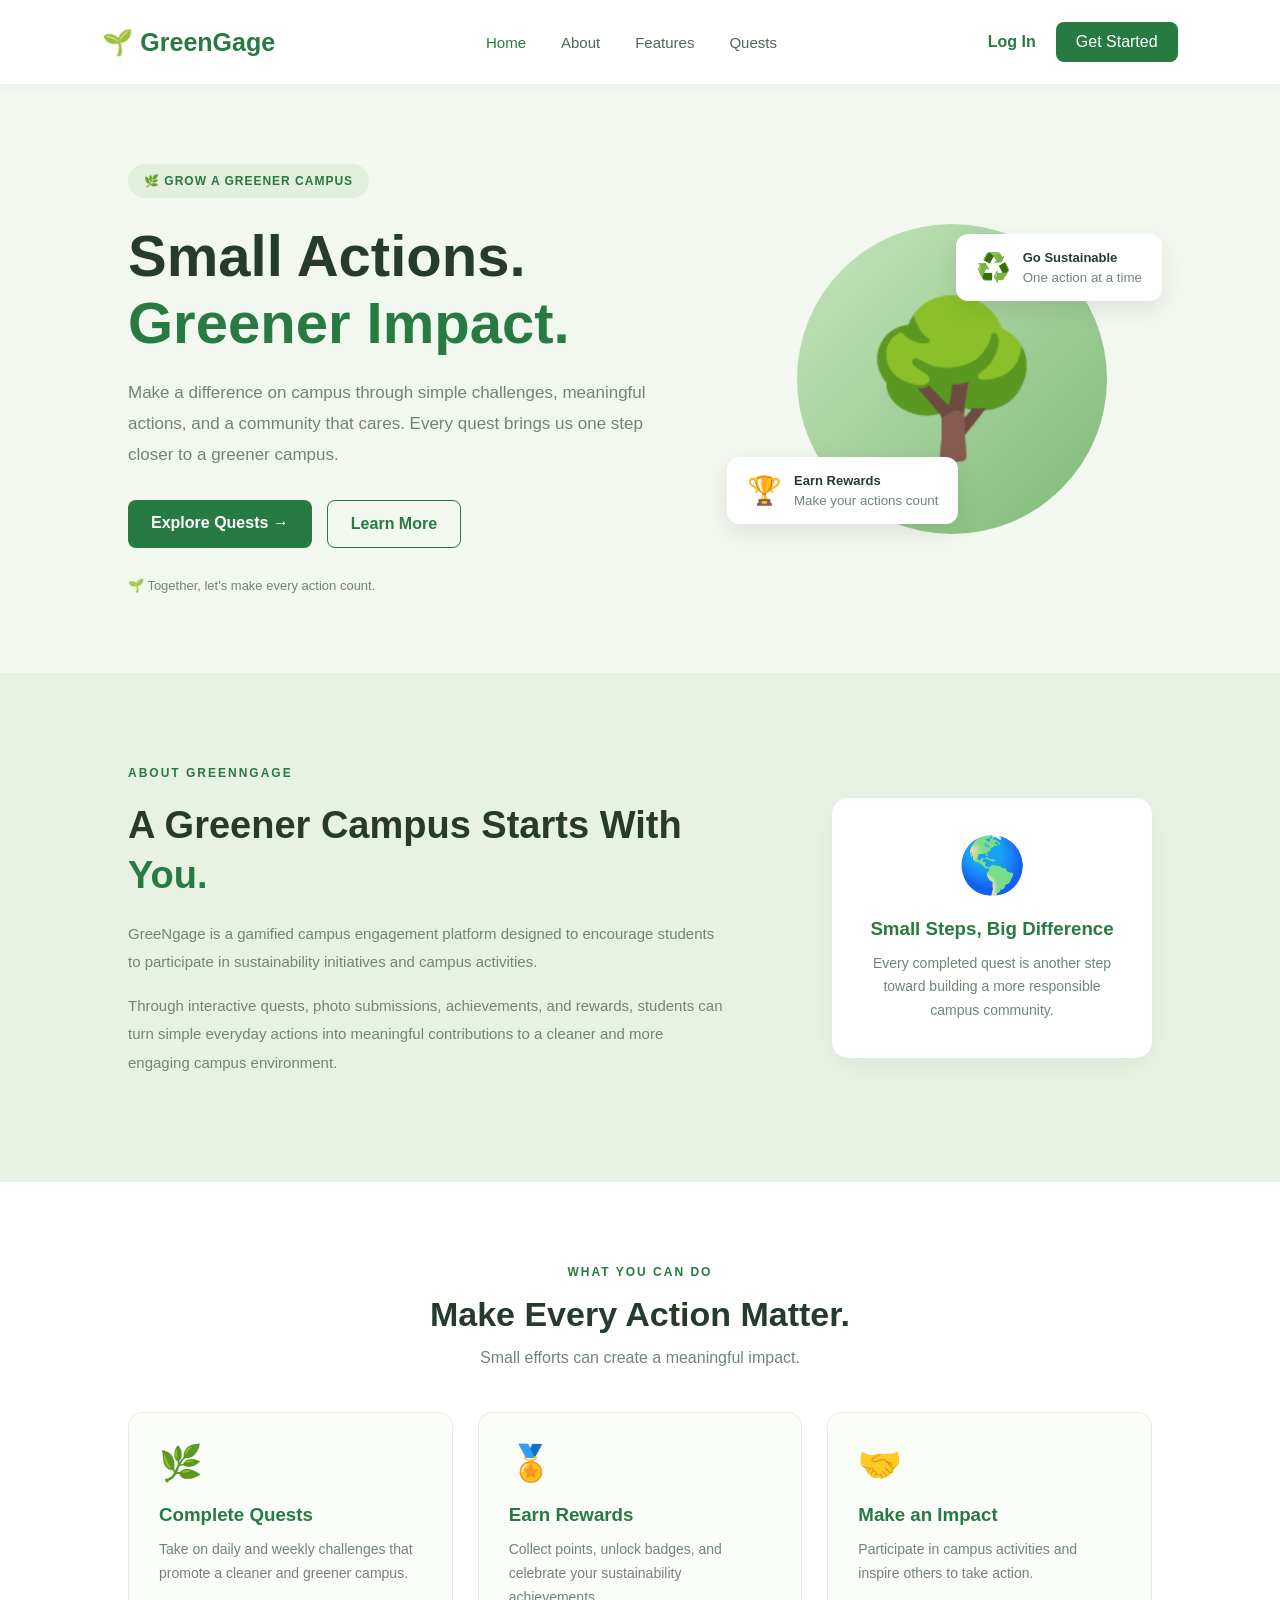
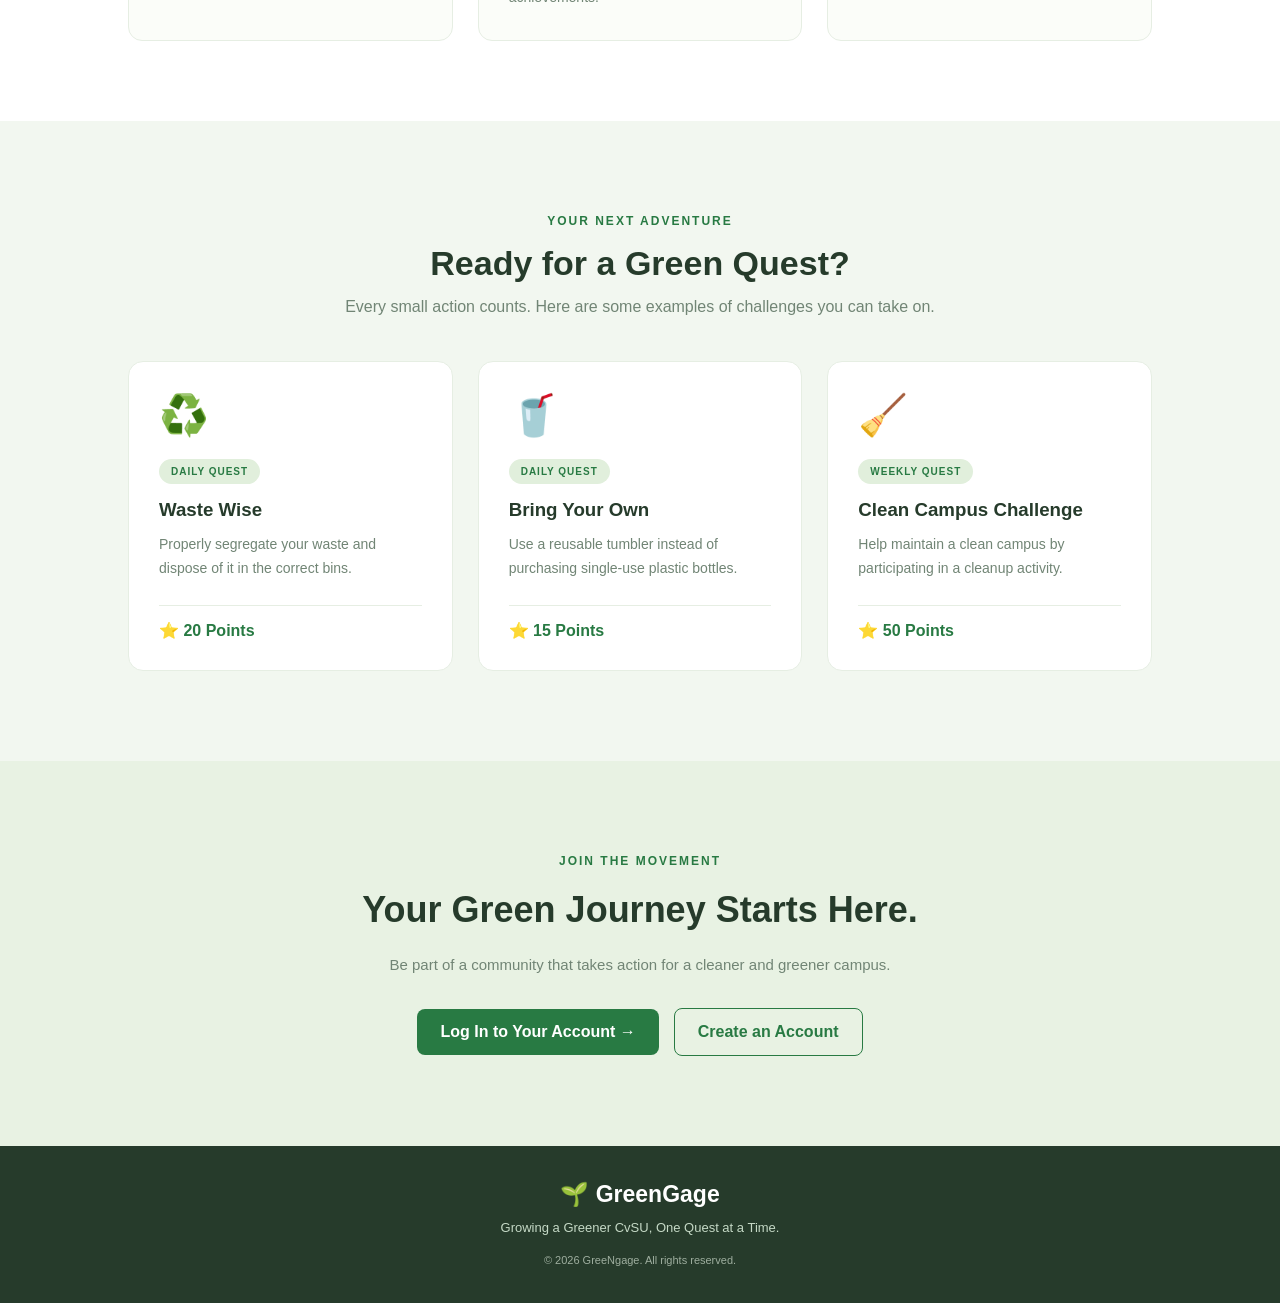
<file: index.html>
<!DOCTYPE html>
<html lang="en">
<head>
    <meta charset="UTF-8">
    <meta name="viewport" content="width=device-width, initial-scale=1.0">

    <title>GreenGage | Grow a Greener Campus</title>

    <link rel="stylesheet" href="style.css">
</head>

<body>

    <!-- NAVIGATION BAR -->
    <header class="navbar" id="home">

        <a href="#home" class="logo">🌱 GreenGage</a>

        <nav>
            <a href="#home" class="active">Home</a>
            <a href="#about">About</a>
            <a href="#features">Features</a>
            <a href="#quests">Quests</a>
        </nav>

        <div class="nav-buttons">
            <a href="login.html" class="login-btn">Log In</a>
            <a href="register.html" class="signup-btn">Get Started</a>
        </div>

    </header>


    <!-- HERO SECTION -->
    <main class="hero">

        <div class="hero-content">

            <span class="hero-tag">
                🌿 GROW A GREENER CAMPUS
            </span>

            <h1>
                Small Actions.<br>
                <span>Greener Impact.</span>
            </h1>

            <p>
                Make a difference on campus through simple challenges,
                meaningful actions, and a community that cares.
                Every quest brings us one step closer to a greener campus.
            </p>

            <div class="hero-buttons">

                <a href="#quests" class="primary-btn">
                    Explore Quests →
                </a>

                <a href="#about" class="secondary-btn">
                    Learn More
                </a>

            </div>

            <div class="hero-note">
                🌱 Together, let's make every action count.
            </div>

        </div>


        <!-- HERO VISUAL -->
        <div class="hero-visual">

            <div class="visual-circle">
                <span class="plant-icon">🌳</span>
            </div>

            <div class="floating-card card-one">
                <span>♻️</span>
                <div>
                    <strong>Go Sustainable</strong>
                    <small>One action at a time</small>
                </div>
            </div>

            <div class="floating-card card-two">
                <span>🏆</span>
                <div>
                    <strong>Earn Rewards</strong>
                    <small>Make your actions count</small>
                </div>
            </div>

        </div>

    </main>


    <!-- ABOUT SECTION -->
    <section class="about" id="about">

        <div class="about-content">

            <span class="section-label">ABOUT GREENNGAGE</span>

            <h2>
                A Greener Campus Starts With <span>You.</span>
            </h2>

            <p>
                GreeNgage is a gamified campus engagement platform
                designed to encourage students to participate in
                sustainability initiatives and campus activities.
            </p>

            <p>
                Through interactive quests, photo submissions,
                achievements, and rewards, students can turn
                simple everyday actions into meaningful contributions
                to a cleaner and more engaging campus environment.
            </p>

        </div>

        <div class="about-highlight">
            <span>🌎</span>
            <h3>Small Steps, Big Difference</h3>
            <p>
                Every completed quest is another step toward
                building a more responsible campus community.
            </p>
        </div>

    </section>


    <!-- FEATURES SECTION -->
    <section class="features" id="features">

        <div class="section-heading">

            <span>WHAT YOU CAN DO</span>

            <h2>Make Every Action Matter.</h2>

            <p>
                Small efforts can create a meaningful impact.
            </p>

        </div>


        <div class="feature-container">

            <div class="feature-card">
                <div class="feature-icon">🌿</div>

                <h3>Complete Quests</h3>

                <p>
                    Take on daily and weekly challenges that
                    promote a cleaner and greener campus.
                </p>
            </div>


            <div class="feature-card">
                <div class="feature-icon">🏅</div>

                <h3>Earn Rewards</h3>

                <p>
                    Collect points, unlock badges, and
                    celebrate your sustainability achievements.
                </p>
            </div>


            <div class="feature-card">
                <div class="feature-icon">🤝</div>

                <h3>Make an Impact</h3>

                <p>
                    Participate in campus activities and
                    inspire others to take action.
                </p>
            </div>

        </div>

    </section>


    <!-- QUESTS SECTION -->
    <section class="quests" id="quests">

        <div class="section-heading">

            <span>YOUR NEXT ADVENTURE</span>

            <h2>Ready for a Green Quest?</h2>

            <p>
                Every small action counts. Here are some examples
                of challenges you can take on.
            </p>

        </div>


        <div class="quest-container">

            <div class="quest-card">
                <div class="quest-icon">♻️</div>

                <span class="quest-type">DAILY QUEST</span>

                <h3>Waste Wise</h3>

                <p>
                    Properly segregate your waste and
                    dispose of it in the correct bins.
                </p>

                <div class="quest-reward">
                    ⭐ 20 Points
                </div>
            </div>


            <div class="quest-card">
                <div class="quest-icon">🥤</div>

                <span class="quest-type">DAILY QUEST</span>

                <h3>Bring Your Own</h3>

                <p>
                    Use a reusable tumbler instead of
                    purchasing single-use plastic bottles.
                </p>

                <div class="quest-reward">
                    ⭐ 15 Points
                </div>
            </div>


            <div class="quest-card">
                <div class="quest-icon">🧹</div>

                <span class="quest-type">WEEKLY QUEST</span>

                <h3>Clean Campus Challenge</h3>

                <p>
                    Help maintain a clean campus by
                    participating in a cleanup activity.
                </p>

                <div class="quest-reward">
                    ⭐ 50 Points
                </div>
            </div>

        </div>

    </section>


    <!-- ACCOUNT SECTION -->
    <section class="account" id="account">

        <span class="section-label">JOIN THE MOVEMENT</span>

        <h2>Your Green Journey Starts Here.</h2>

        <p>
            Be part of a community that takes action
            for a cleaner and greener campus.
        </p>

        <div class="account-buttons">

            <a href="login.html" class="primary-btn">
                Log In to Your Account →
            </a>

            <a href="register.html" class="secondary-btn">
                Create an Account
            </a>

        </div>

    </section>


    <!-- FOOTER -->
    <footer>

        <div class="footer-logo">
            🌱 GreenGage
        </div>

        <p>
            Growing a Greener CvSU, One Quest at a Time.
        </p>

        <small>
            © 2026 GreeNgage. All rights reserved.
        </small>

    </footer>

</body>
</html>
</file>
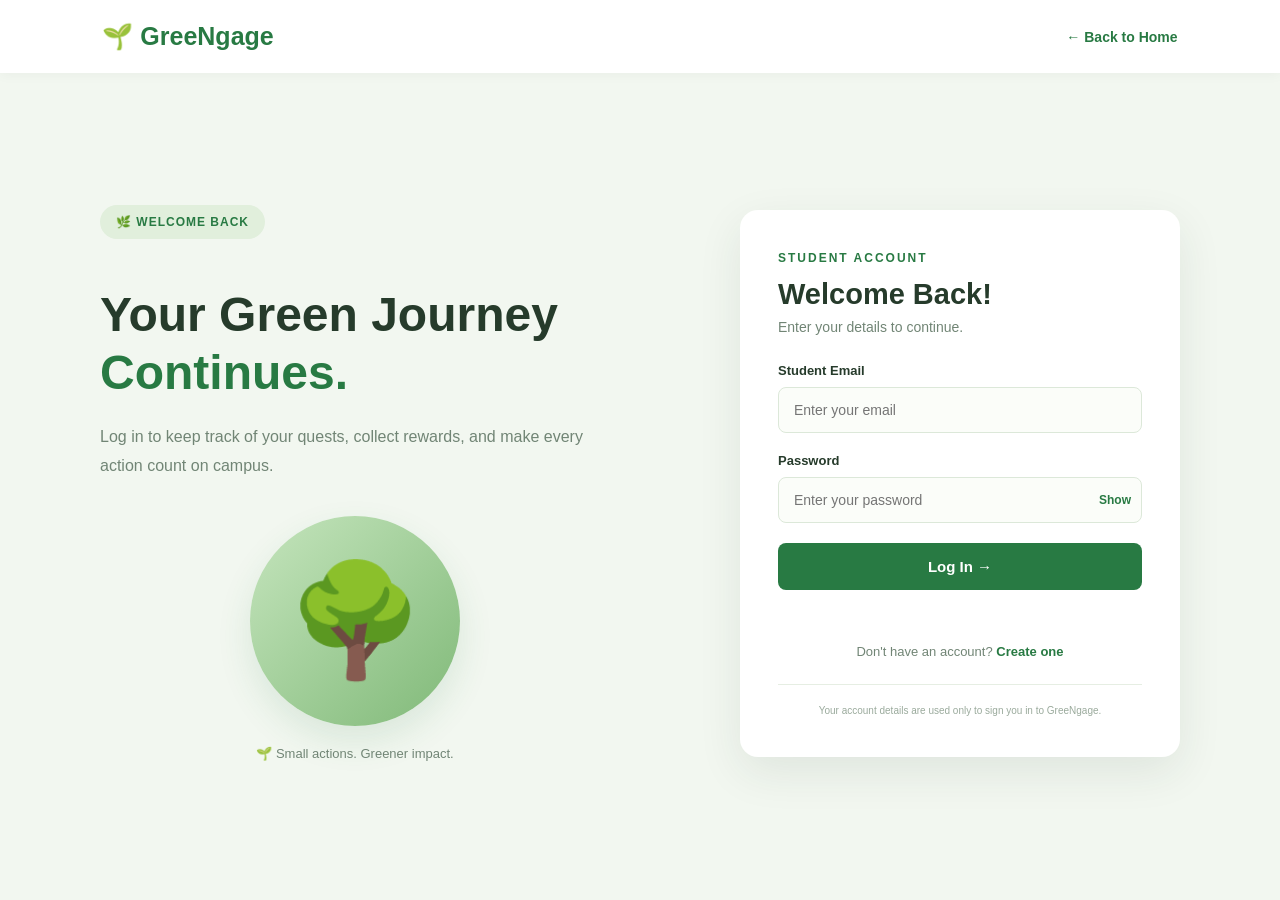
<file: login.html>
<!DOCTYPE html>
<html lang="en">
<head>
    <meta charset="UTF-8">
    <meta name="viewport" content="width=device-width, initial-scale=1.0">
    <title>Log In | GreeNgage</title>

    <link rel="stylesheet" href="style.css">
    <link rel="stylesheet" href="Auth.css">
</head>
<body class="auth-page">

    <header class="auth-navbar">
        <a href="index.html" class="logo">🌱 GreeNgage</a>
        <a href="index.html" class="back-link">← Back to Home</a>
    </header>

    <main class="auth-layout">

        <section class="auth-intro">
            <span class="hero-tag">🌿 WELCOME BACK</span>
            <h1>Your Green Journey <span>Continues.</span></h1>
            <p>
                Log in to keep track of your quests, collect rewards,
                and make every action count on campus.
            </p>

            <div class="auth-illustration">🌳</div>

            <div class="auth-note">
                🌱 Small actions. Greener impact.
            </div>
        </section>

        <section class="auth-card">
            <div class="auth-card-heading">
                <span class="section-label">STUDENT ACCOUNT</span>
                <h2>Welcome Back!</h2>
                <p>Enter your details to continue.</p>
            </div>

            <form id="loginForm" action="login.php" method="post">

                <div class="form-group">
                    <label for="loginEmail">Student Email</label>
                    <input
                        type="email"
                        id="loginEmail"
                        name="email"
                        placeholder="Enter your email"
                        required
                    >
                </div>

                <div class="form-group">
                    <label for="loginPassword">Password</label>
                    <div class="password-wrapper">
                        <input
                            type="password"
                            id="loginPassword"
                            name="password"
                            placeholder="Enter your password"
                            required
                        >
                        <button
                            type="button"
                            class="toggle-password"
                            data-toggle="loginPassword"
                        >Show</button>
                    </div>
                </div>

                <button type="submit" class="auth-submit">
                    Log In →
                </button>

                <p id="loginMessage" class="form-message" aria-live="polite"></p>
            </form>

            <div class="auth-switch">
                Don't have an account?
                <a href="register.html">Create one</a>
            </div>

            <p class="prototype-note">
                Your account details are used only to sign you in to GreeNgage.
            </p>
        </section>

    </main>

    <script src="auth.js"></script>
</body>
</html>
</file>
<file: style.css>
/* =================================
   GENERAL STYLING
================================= */

* {
    margin: 0;
    padding: 0;
    box-sizing: border-box;
}

html {
    scroll-behavior: smooth;
    scroll-padding-top: 85px;
}

body {
    font-family: Arial, sans-serif;
    background-color: #f2f7f0;
    color: #263b2b;
    min-height: 100vh;
}

/* =================================
   USER DASHBOARD
================================= */

.dashboard-main {
    width: min(100% - 40px, 1050px);
    margin: 0 auto;
    padding: 72px 0;
}

.dashboard-welcome {
    padding: 48px;
    border-radius: 18px;
    background: linear-gradient(135deg, #ffffff, #e8f2e3);
    box-shadow: 0 15px 40px rgba(38, 59, 43, 0.08);
}

.dashboard-welcome h1 {
    margin: 12px 0;
    color: #263b2b;
    font-size: clamp(32px, 5vw, 48px);
}

.dashboard-welcome h1 span {
    color: #287a43;
}

.dashboard-welcome p {
    max-width: 620px;
    color: #718575;
    font-size: 16px;
    line-height: 1.8;
}

.dashboard-actions {
    display: flex;
    flex-wrap: wrap;
    gap: 14px;
    margin-top: 28px;
}

.dashboard-actions a {
    padding: 13px 20px;
    border: 1px solid #287a43;
    border-radius: 8px;
    color: #287a43;
    font-weight: bold;
    text-decoration: none;
}

.dashboard-actions a:first-child {
    background-color: #287a43;
    color: #ffffff;
}

.dashboard-actions a:hover {
    background-color: #1d5e32;
    border-color: #1d5e32;
    color: #ffffff;
}


/* =================================
   NAVIGATION BAR
================================= */

.navbar {
    width: 100%;
    padding: 22px 8%;
    display: flex;
    justify-content: space-between;
    align-items: center;
    background-color: #ffffff;
    box-shadow: 0 2px 12px rgba(0, 0, 0, 0.04);
    position: sticky;
    top: 0;
    z-index: 100;
}

.logo {
    font-size: 25px;
    font-weight: bold;
    color: #287a43;
    text-decoration: none;
}

.navbar nav {
    display: flex;
    gap: 35px;
}

.navbar nav a {
    text-decoration: none;
    color: #526756;
    font-size: 15px;
    transition: 0.3s;
}

.navbar nav a:hover,
.navbar nav a.active {
    color: #287a43;
}

.nav-buttons {
    display: flex;
    align-items: center;
    gap: 20px;
}

.login-btn {
    text-decoration: none;
    color: #287a43;
    font-weight: bold;
}

.signup-btn {
    text-decoration: none;
    color: white;
    background-color: #287a43;
    padding: 11px 20px;
    border-radius: 8px;
    transition: 0.3s;
}

.signup-btn:hover {
    background-color: #1d5e32;
}


/* =================================
   HERO SECTION
================================= */

.hero {
    min-height: 570px;
    padding: 80px 10%;
    display: flex;
    justify-content: space-between;
    align-items: center;
    gap: 50px;
}

.hero-content {
    max-width: 550px;
}

.hero-tag {
    display: inline-block;
    color: #287a43;
    background-color: #e1efdc;
    padding: 10px 16px;
    border-radius: 30px;
    font-size: 12px;
    font-weight: bold;
    letter-spacing: 1px;
    margin-bottom: 25px;
}

.hero h1 {
    color: #263b2b;
    font-size: 58px;
    line-height: 1.15;
    margin-bottom: 22px;
}

.hero h1 span {
    color: #287a43;
}

.hero-content p {
    color: #718575;
    font-size: 17px;
    line-height: 1.8;
    margin-bottom: 30px;
    font-style: normal;
}

.hero-buttons {
    display: flex;
    gap: 15px;
    flex-wrap: wrap;
}

.primary-btn,
.secondary-btn {
    text-decoration: none;
    padding: 14px 23px;
    border-radius: 8px;
    font-weight: bold;
    transition: 0.3s;
}

.primary-btn {
    color: white;
    background-color: #287a43;
}

.primary-btn:hover {
    background-color: #1d5e32;
    transform: translateY(-3px);
}

.secondary-btn {
    color: #287a43;
    border: 1px solid #287a43;
    background-color: transparent;
}

.secondary-btn:hover {
    background-color: #e1efdc;
}

.hero-note {
    margin-top: 30px;
    color: #718575;
    font-size: 13px;
}


/* =================================
   HERO VISUAL
================================= */

.hero-visual {
    position: relative;
    width: 400px;
    height: 400px;
    display: flex;
    justify-content: center;
    align-items: center;
    flex-shrink: 0;
}

.visual-circle {
    width: 310px;
    height: 310px;
    background: linear-gradient(135deg, #c5e5bd, #80b978);
    border-radius: 50%;
    display: flex;
    justify-content: center;
    align-items: center;
}

.plant-icon {
    font-size: 150px;
}

.floating-card {
    position: absolute;
    display: flex;
    align-items: center;
    gap: 12px;
    background-color: white;
    padding: 16px 20px;
    border-radius: 12px;
    box-shadow: 0 8px 25px rgba(0, 0, 0, 0.09);
}

.floating-card span {
    font-size: 28px;
}

.floating-card strong {
    display: block;
    font-size: 13px;
    color: #263b2b;
}

.floating-card small {
    display: block;
    color: #718575;
    margin-top: 5px;
}

.card-one {
    top: 55px;
    right: -10px;
}

.card-two {
    bottom: 55px;
    left: -25px;
}


/* =================================
   SHARED SECTION STYLING
================================= */

.section-heading {
    text-align: center;
    margin-bottom: 45px;
}

.section-heading span,
.section-label {
    color: #287a43;
    font-size: 12px;
    font-weight: bold;
    letter-spacing: 2px;
}

.section-heading h2 {
    color: #263b2b;
    font-size: 34px;
    margin: 15px 0;
}

.section-heading p {
    color: #718575;
    font-size: 16px;
    font-style: normal;
}


/* =================================
   ABOUT SECTION
================================= */

.about {
    padding: 90px 10%;
    background-color: #e8f2e3;
    display: flex;
    align-items: center;
    justify-content: space-between;
    gap: 60px;
}

.about-content {
    max-width: 600px;
}

.about-content h2 {
    font-size: 38px;
    line-height: 1.3;
    margin: 20px 0;
}

.about-content h2 span {
    color: #287a43;
}

.about-content p {
    color: #718575;
    line-height: 1.9;
    font-size: 15px;
    margin-bottom: 15px;
    font-style: normal;
}

.about-highlight {
    max-width: 320px;
    min-width: 260px;
    background-color: white;
    padding: 35px;
    border-radius: 16px;
    text-align: center;
    box-shadow: 0 8px 25px rgba(0, 0, 0, 0.05);
}

.about-highlight span {
    font-size: 55px;
}

.about-highlight h3 {
    color: #287a43;
    margin: 20px 0 12px;
}

.about-highlight p {
    color: #718575;
    font-size: 14px;
    line-height: 1.7;
    font-style: normal;
}


/* =================================
   FEATURES SECTION
================================= */

.features {
    padding: 80px 10%;
    background-color: white;
}

.feature-container {
    display: grid;
    grid-template-columns: repeat(3, 1fr);
    gap: 25px;
}

.feature-card {
    padding: 30px;
    border: 1px solid #e6eee3;
    border-radius: 14px;
    background-color: #fbfdf9;
    transition: 0.3s;
}

.feature-card:hover {
    transform: translateY(-7px);
    box-shadow: 0 10px 25px rgba(40, 122, 67, 0.10);
}

.feature-icon {
    font-size: 35px;
    margin-bottom: 20px;
}

.feature-card h3 {
    color: #287a43;
    margin-bottom: 12px;
}

.feature-card p {
    color: #718575;
    font-size: 14px;
    line-height: 1.7;
    font-style: normal;
}


/* =================================
   QUESTS SECTION
================================= */

.quests {
    padding: 90px 10%;
    background-color: #f2f7f0;
}

.quest-container {
    display: grid;
    grid-template-columns: repeat(3, 1fr);
    gap: 25px;
}

.quest-card {
    background-color: white;
    padding: 30px;
    border-radius: 15px;
    border: 1px solid #e6eee3;
    transition: 0.3s;
}

.quest-card:hover {
    transform: translateY(-7px);
    box-shadow: 0 10px 25px rgba(40, 122, 67, 0.10);
}

.quest-icon {
    font-size: 40px;
    margin-bottom: 20px;
}

.quest-type {
    display: inline-block;
    color: #287a43;
    background-color: #e1efdc;
    padding: 7px 12px;
    border-radius: 20px;
    font-size: 10px;
    font-weight: bold;
    letter-spacing: 1px;
    margin-bottom: 15px;
}

.quest-card h3 {
    color: #263b2b;
    margin-bottom: 12px;
}

.quest-card p {
    color: #718575;
    font-size: 14px;
    line-height: 1.7;
    font-style: normal;
}

.quest-reward {
    color: #287a43;
    font-weight: bold;
    margin-top: 25px;
    padding-top: 15px;
    border-top: 1px solid #e6eee3;
}


/* =================================
   ACCOUNT SECTION
================================= */

.account {
    padding: 90px 10%;
    background-color: #e8f2e3;
    text-align: center;
}

.account h2 {
    color: #263b2b;
    font-size: 36px;
    margin: 20px 0;
}

.account p {
    color: #718575;
    font-size: 15px;
    line-height: 1.8;
    margin-bottom: 25px;
    font-style: normal;
}


/* ACCOUNT SECTION BUTTONS */

.account-buttons {
    display: flex;
    justify-content: center;
    align-items: center;
    gap: 15px;
    flex-wrap: wrap;
    margin-top: 30px;
}


/* =================================
   FOOTER
================================= */

footer {
    background-color: #263b2b;
    color: white;
    text-align: center;
    padding: 35px 20px;
}

.footer-logo {
    font-size: 23px;
    font-weight: bold;
    margin-bottom: 12px;
}

footer p {
    color: #c5d9c6;
    font-size: 13px;
    margin-bottom: 15px;
    font-style: normal;
}

footer small {
    color: #9eae9f;
    font-size: 11px;
}


/* =================================
   RESPONSIVE DESIGN
================================= */

@media (max-width: 900px) {

    .navbar {
        padding: 20px 5%;
        flex-wrap: wrap;
        gap: 20px;
    }

    .navbar nav {
        gap: 15px;
    }

    .hero {
        padding: 60px 5%;
        flex-direction: column;
        text-align: center;
    }

    .hero-buttons {
        justify-content: center;
    }

    .hero-visual {
        width: 100%;
        max-width: 400px;
    }

    .about {
        flex-direction: column;
        text-align: center;
    }

    .feature-container,
    .quest-container {
        grid-template-columns: 1fr;
    }
}

@media (max-width: 550px) {

    .navbar {
        justify-content: center;
    }

    .navbar nav {
        width: 100%;
        justify-content: center;
        flex-wrap: wrap;
    }

    .nav-buttons {
        justify-content: center;
    }

    .hero h1 {
        font-size: 40px;
    }

    .visual-circle {
        width: 230px;
        height: 230px;
    }

    .plant-icon {
        font-size: 110px;
    }

    .floating-card {
        padding: 12px;
    }

    .card-one {
        right: 0;
    }

    .card-two {
        left: 0;
    }

    .section-heading h2 {
        font-size: 27px;
    }

    .about-content h2,
    .account h2 {
        font-size: 29px;
    }
}
</file>
<file: Auth.css>
f
/* =================================
   AUTHENTICATION PAGES
================================= */

.auth-page {
    min-height: 100vh;
    background: linear-gradient(135deg, #f2f7f0, #e8f2e3);
}

/* TOP NAVIGATION */

.auth-navbar {
    width: 100%;
    padding: 22px 8%;
    display: flex;
    justify-content: space-between;
    align-items: center;
    background-color: white;
    box-shadow: 0 2px 12px rgba(0, 0, 0, 0.04);
}

.back-link {
    color: #287a43;
    text-decoration: none;
    font-size: 14px;
    font-weight: bold;
}

/* MAIN LAYOUT */

.auth-layout {
    width: 100%;
    max-width: 1150px;
    min-height: calc(100vh - 80px);
    margin: auto;
    padding: 55px 35px;
    display: grid;
    grid-template-columns: 1fr 440px;
    align-items: center;
    gap: 70px;
}

/* LEFT INTRODUCTION */

.auth-intro {
    max-width: 510px;
}

.auth-intro h1 {
    color: #263b2b;
    font-size: 48px;
    line-height: 1.2;
    margin: 22px 0;
}

.auth-intro h1 span {
    color: #287a43;
}

.auth-intro > p {
    color: #718575;
    font-size: 16px;
    line-height: 1.8;
    font-style: normal;
}

.auth-illustration {
    width: 210px;
    height: 210px;
    margin: 35px auto 20px;
    border-radius: 50%;
    background: linear-gradient(135deg, #c5e5bd, #80b978);
    display: flex;
    justify-content: center;
    align-items: center;
    font-size: 110px;
    box-shadow: 0 15px 35px rgba(40, 122, 67, 0.12);
}

.auth-note {
    color: #718575;
    font-size: 13px;
    text-align: center;
}

/* FORM CARD */

.auth-card {
    width: 100%;
    background-color: white;
    padding: 38px;
    border-radius: 18px;
    box-shadow: 0 15px 45px rgba(38, 59, 43, 0.09);
}

.auth-card-heading {
    margin-bottom: 28px;
}

.auth-card-heading h2 {
    color: #263b2b;
    font-size: 29px;
    margin: 12px 0 8px;
}

.auth-card-heading p {
    color: #718575;
    font-size: 14px;
    font-style: normal;
}

/* FORM FIELDS */

.form-group {
    margin-bottom: 20px;
}

.form-group label {
    display: block;
    color: #263b2b;
    font-size: 13px;
    font-weight: bold;
    margin-bottom: 9px;
}

.form-group input {
    width: 100%;
    padding: 14px 15px;
    border: 1px solid #dce8d9;
    border-radius: 8px;
    background-color: #fbfdf9;
    color: #263b2b;
    font-size: 14px;
    outline: none;
    transition: 0.3s;
}

.form-group input:focus {
    border-color: #287a43;
    box-shadow: 0 0 0 3px rgba(40, 122, 67, 0.10);
}

/* PASSWORD VISIBILITY */

.password-wrapper {
    position: relative;
}

.password-wrapper input {
    padding-right: 65px;
}

.toggle-password {
    position: absolute;
    right: 11px;
    top: 50%;
    transform: translateY(-50%);
    border: none;
    background: none;
    color: #287a43;
    font-size: 12px;
    font-weight: bold;
    cursor: pointer;
}

.field-hint {
    display: block;
    color: #718575;
    font-size: 11px;
    margin-top: 7px;
}

/* SUBMIT BUTTON */

.auth-submit {
    width: 100%;
    padding: 15px;
    border: none;
    border-radius: 8px;
    background-color: #287a43;
    color: white;
    font-size: 15px;
    font-weight: bold;
    cursor: pointer;
    transition: 0.3s;
}

.auth-submit:hover {
    background-color: #1d5e32;
    transform: translateY(-2px);
}

/* MESSAGES AND LINKS */

.form-message {
    min-height: 18px;
    margin-top: 13px;
    font-size: 13px;
    line-height: 1.5;
}

.form-message.success {
    color: #287a43;
}

.form-message.error {
    color: #c0392b;
}

.auth-switch {
    margin-top: 23px;
    text-align: center;
    color: #718575;
    font-size: 13px;
}

.auth-switch a {
    color: #287a43;
    font-weight: bold;
    text-decoration: none;
}

.auth-switch a:hover,
.back-link:hover {
    text-decoration: underline;
}

.prototype-note {
    margin-top: 25px;
    padding-top: 18px;
    border-top: 1px solid #e6eee3;
    color: #9aaa9c;
    font-size: 10px;
    line-height: 1.6;
    text-align: center;
}

/* REGISTRATION PAGE */

.register-layout {
    padding-top: 35px;
    padding-bottom: 35px;
}

.register-layout .auth-illustration {
    width: 180px;
    height: 180px;
    font-size: 95px;
}

/* RESPONSIVE DESIGN */

@media (max-width: 850px) {
    .auth-layout {
        grid-template-columns: 1fr;
        gap: 35px;
        max-width: 520px;
    }

    .auth-intro {
        text-align: center;
        margin: auto;
    }

    .auth-intro h1 {
        font-size: 38px;
    }

    .auth-illustration {
        width: 150px;
        height: 150px;
        font-size: 80px;
        margin: 25px auto 15px;
    }
}

@media (max-width: 500px) {
    .auth-navbar {
        padding: 18px 5%;
    }

    .auth-navbar .logo {
        font-size: 20px;
    }

    .back-link {
        font-size: 12px;
    }

    .auth-layout {
        padding: 35px 18px;
    }

    .auth-card {
        padding: 27px 22px;
    }

    .auth-intro h1 {
        font-size: 32px;
    }
}
</file>
